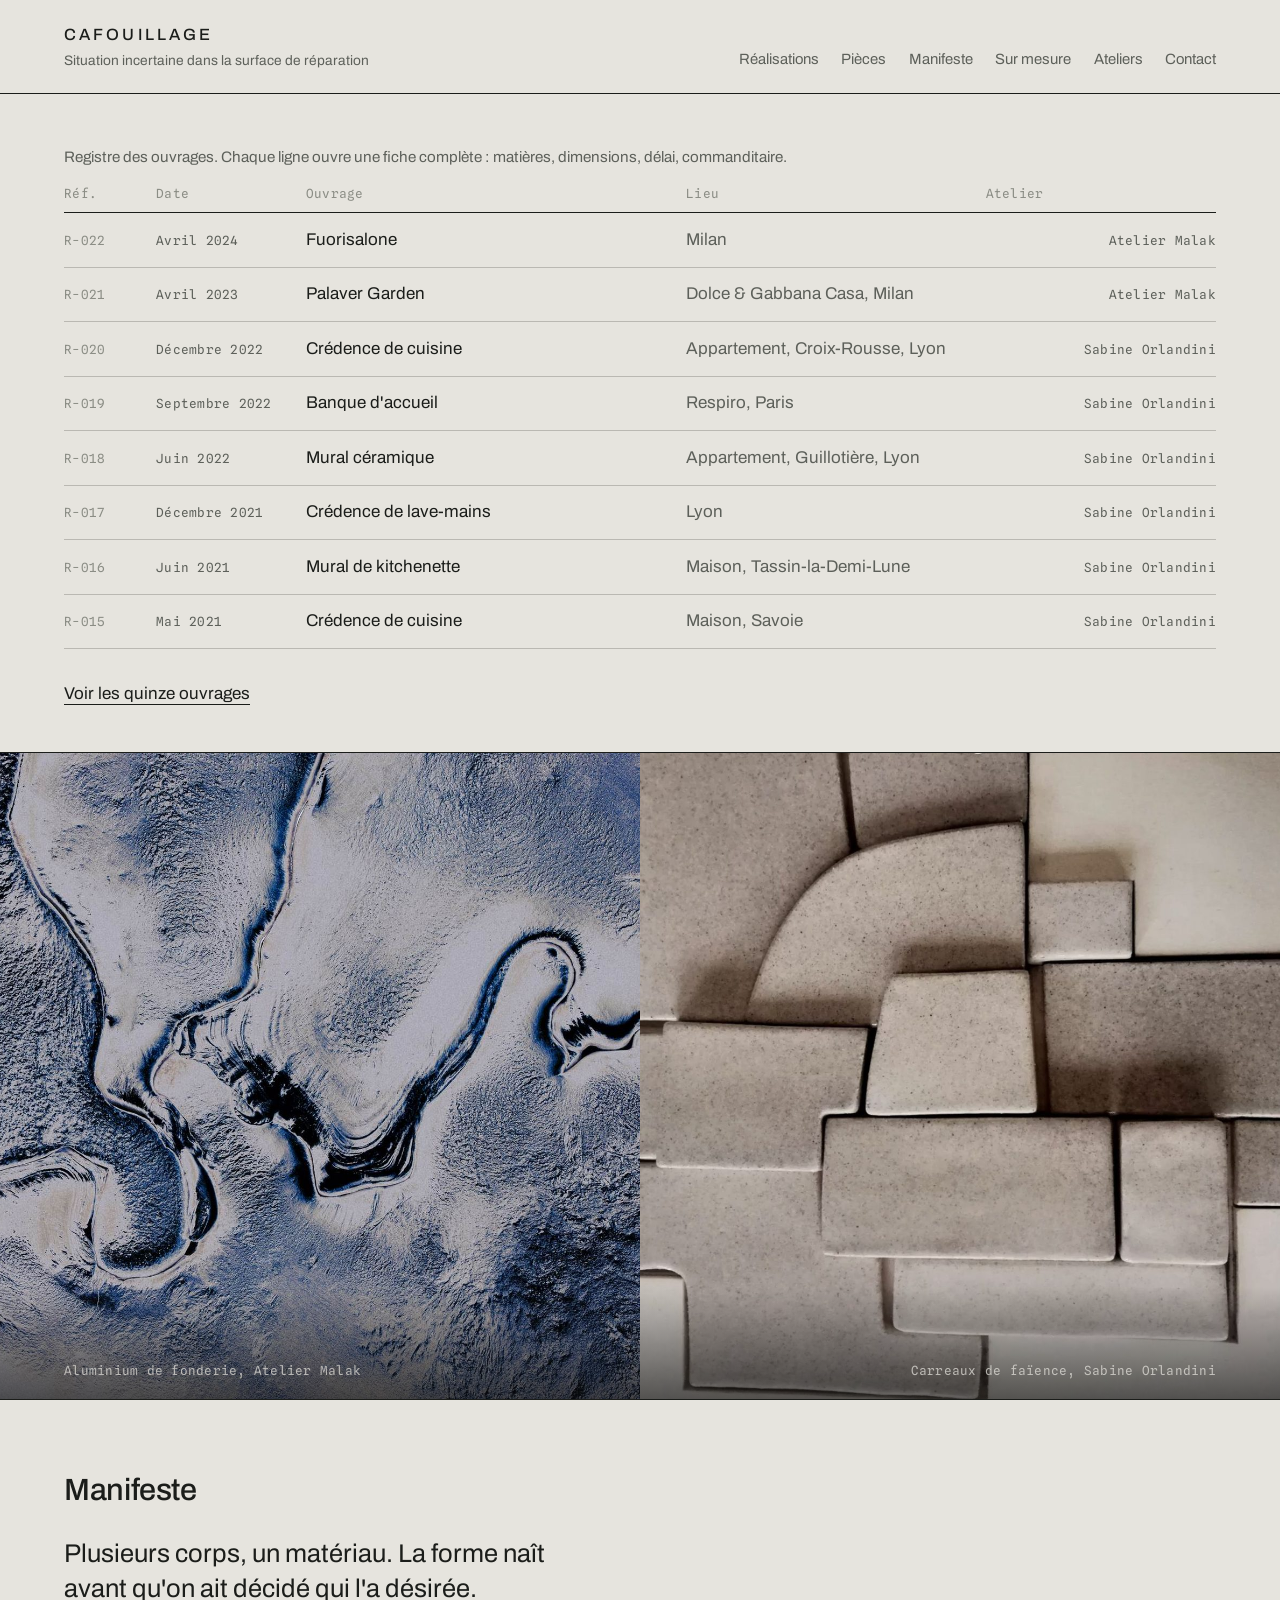
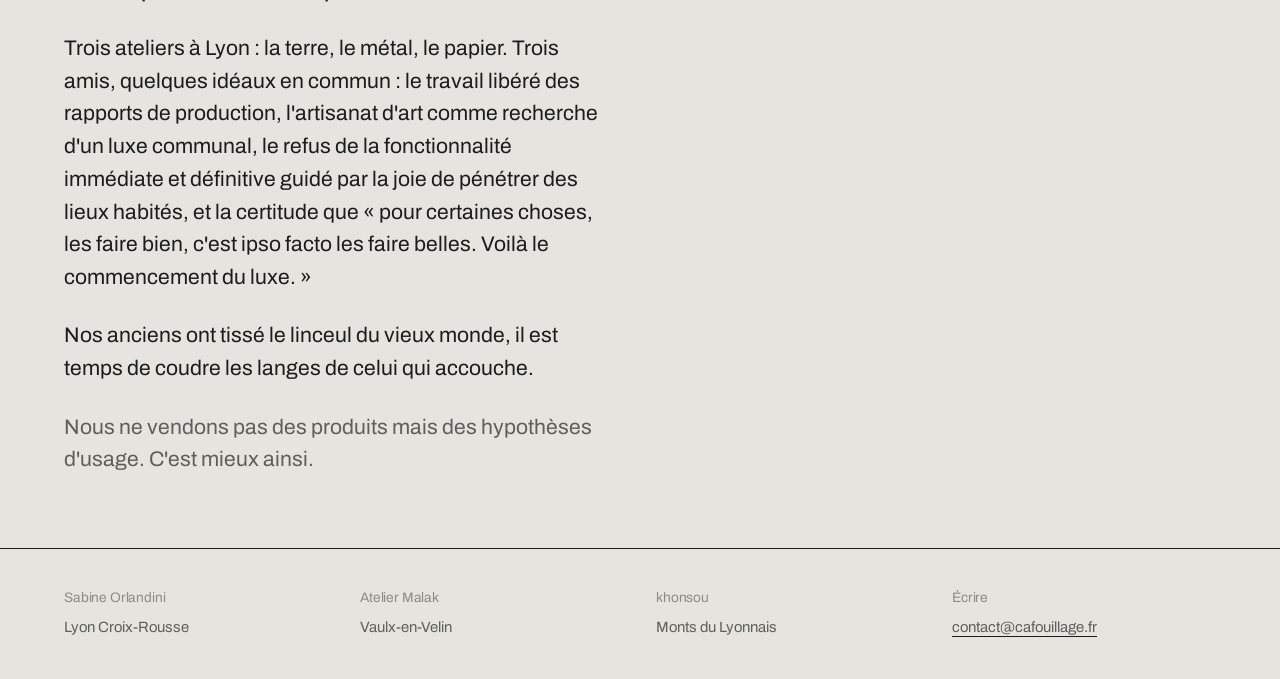
<file: index.html>
<!DOCTYPE html>
<html lang="fr">
<head>
<meta charset="utf-8">
<meta name="viewport" content="width=device-width, initial-scale=1">
<title>Cafouillage — trois ateliers, Lyon</title>
<meta name="description" content="Trois ateliers lyonnais — la terre, le métal, la lumière — pour les agencements sur mesure des architectes d'intérieur, décorateurs et créateurs de lieux.">
<link rel="preconnect" href="https://fonts.googleapis.com">
<link rel="preconnect" href="https://fonts.gstatic.com" crossorigin>
<link href="https://fonts.googleapis.com/css2?family=Archivo:wght@400;500&family=Spline+Sans+Mono:wght@400&display=swap" rel="stylesheet">
<link rel="stylesheet" href="css/site.css">
</head>
<body>

<header class="tete bande">
  <div class="bloc-enseigne">
    <a class="enseigne" href="index.html" data-nom>Cafouillage</a>
    <p class="base-line" data-baseline>Situation incertaine dans la surface de réparation</p>
  </div>
  <nav class="menu" aria-label="Navigation principale">
    <a href="realisations.html">Réalisations</a>
    <a href="pieces.html">Pièces</a>
    <a href="index.html#manifeste">Manifeste</a>
    <a href="sur-mesure.html">Sur mesure</a>
    <a href="ateliers.html">Ateliers</a>
    <a href="contact.html">Contact</a>
  </nav>
</header>

<main>

  <section class="section--serree bande" style="padding-top:3.25rem;">
    <table class="registre">
      <caption>Registre des ouvrages. Chaque ligne ouvre une fiche complète : matières, dimensions, délai, commanditaire.</caption>
      <thead>
        <tr>
          <th class="col-ref donnee">Réf.</th>
          <th class="col-date donnee">Date</th>
          <th class="donnee">Ouvrage</th>
          <th class="col-lieu donnee">Lieu</th>
          <th class="col-atelier donnee">Atelier</th>
        </tr>
      </thead>
      <tbody data-registre="8"></tbody>
    </table>
    <p style="margin-top:2rem;"><a class="lien-souligne" href="realisations.html">Voir les quinze ouvrages</a></p>
  </section>

  <div class="croisement" data-croisement role="img" aria-label="Deux gros plans d'atelier qui se croisent : la terre et le métal"></div>

  <section class="section bande" id="manifeste">
    <h2>Manifeste</h2>
    <div class="manifeste" data-manifeste style="margin-top:1.75rem;"></div>
  </section>

</main>

<footer class="pied bande" data-pied-ateliers>
  <div><h3>Sabine Orlandini</h3><p>Lyon Croix-Rousse</p></div>
  <div><h3>Atelier Malak</h3><p>Vaulx-en-Velin</p></div>
  <div><h3>khonsou</h3><p>Monts du Lyonnais</p></div>
  <div><h3>Écrire</h3><p><a class="lien-souligne" data-courriel href="mailto:contact@cafouillage.fr">contact@cafouillage.fr</a></p></div>
</footer>

<script src="data/contenu.js"></script>
<script src="js/site.js"></script>
</body>
</html>
</file>
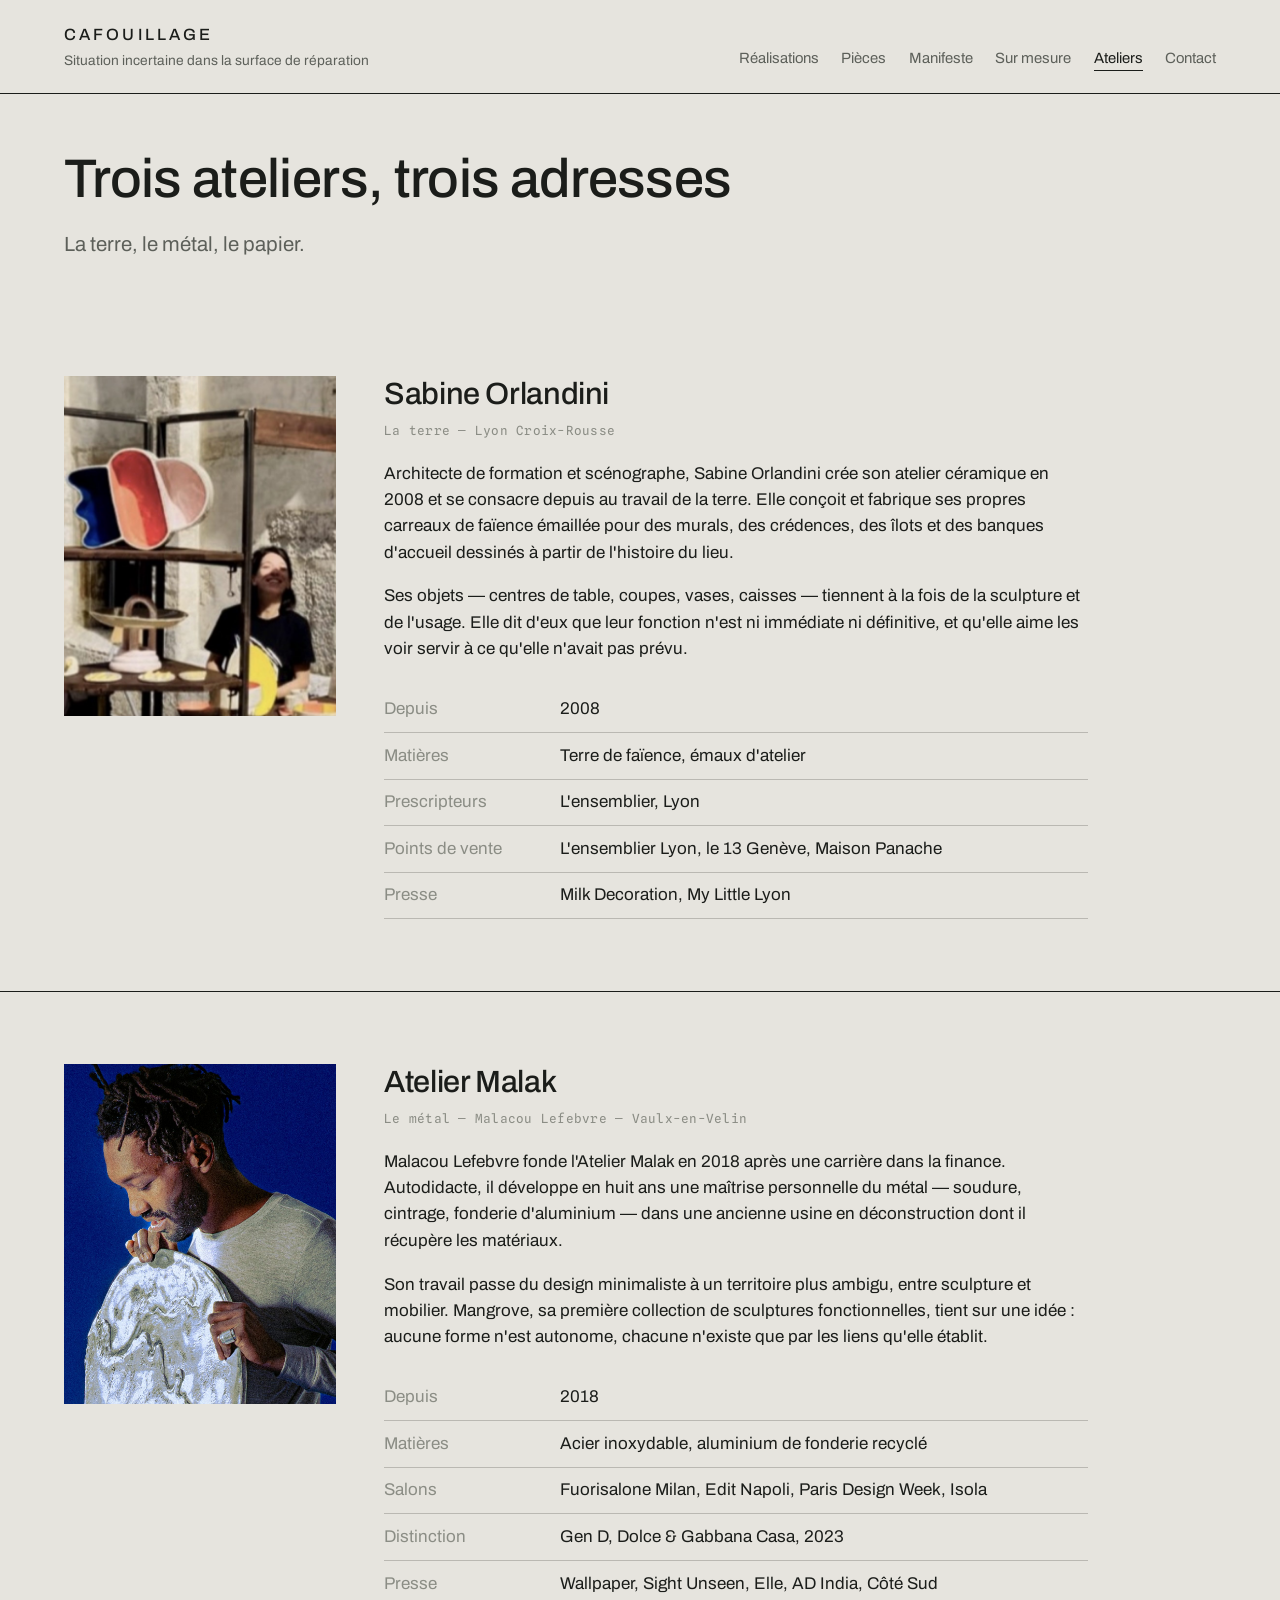
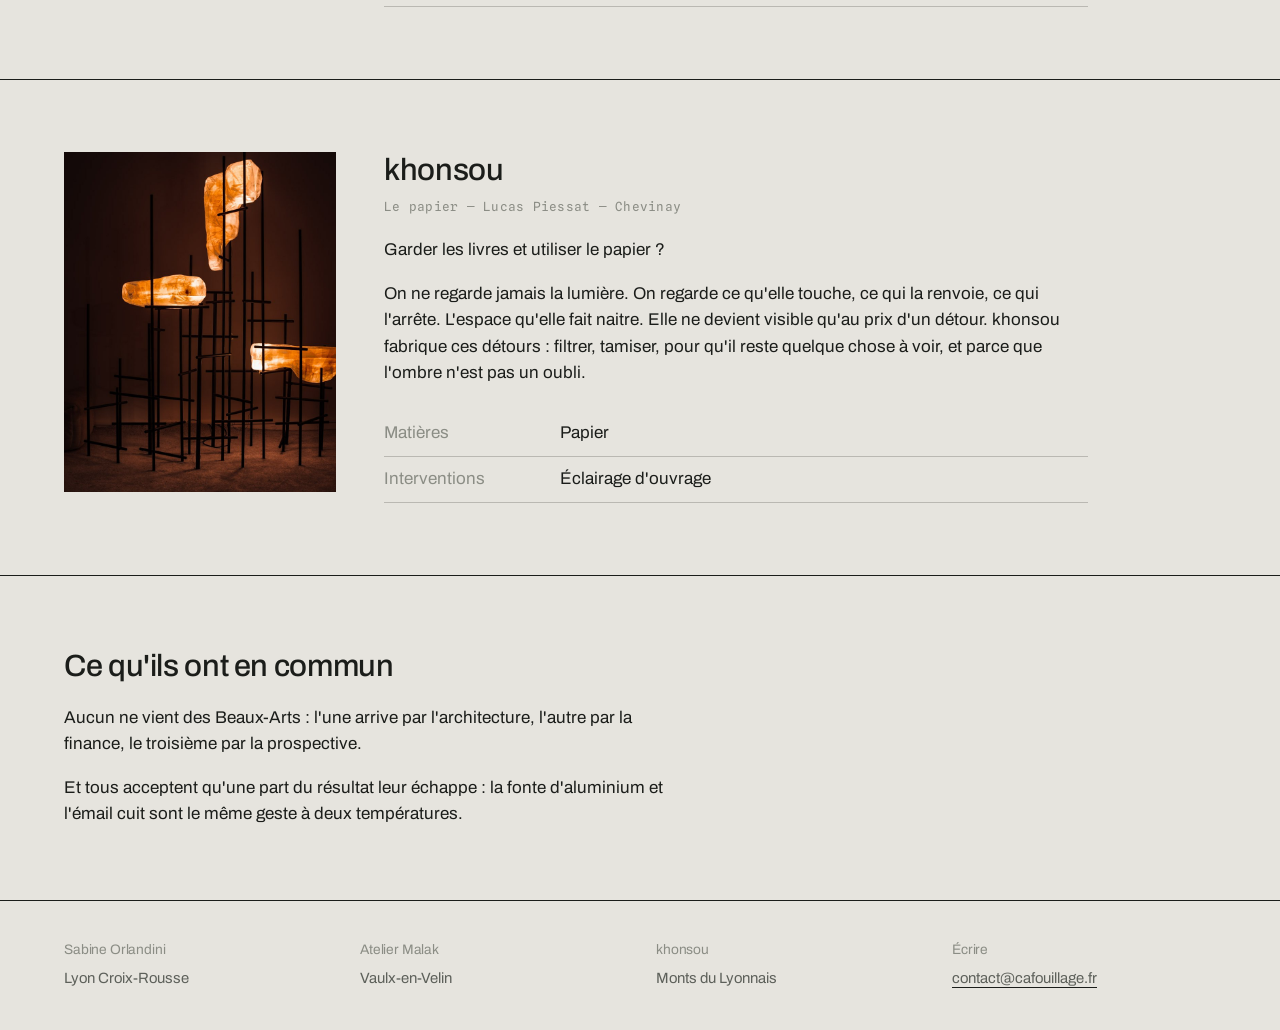
<file: ateliers.html>
<!DOCTYPE html>
<html lang="fr">
<head>
<meta charset="utf-8">
<meta name="viewport" content="width=device-width, initial-scale=1">
<title>Ateliers — Cafouillage</title>
<meta name="description" content="Sabine Orlandini, la terre. Atelier Malak, Malacou Lefebvre, le métal. khonsou, Lucas Piessat, le papier.">
<link rel="preconnect" href="https://fonts.googleapis.com">
<link rel="preconnect" href="https://fonts.gstatic.com" crossorigin>
<link href="https://fonts.googleapis.com/css2?family=Archivo:wght@400;500&family=Spline+Sans+Mono:wght@400&display=swap" rel="stylesheet">
<link rel="stylesheet" href="css/site.css">
</head>
<body>

<header class="tete bande">
  <div class="bloc-enseigne">
    <a class="enseigne" href="index.html" data-nom>Cafouillage</a>
    <p class="base-line" data-baseline>Situation incertaine dans la surface de réparation</p>
  </div>
  <nav class="menu" aria-label="Navigation principale">
    <a href="realisations.html">Réalisations</a>
    <a href="pieces.html">Pièces</a>
    <a href="index.html#manifeste">Manifeste</a>
    <a href="sur-mesure.html">Sur mesure</a>
    <a href="ateliers.html">Ateliers</a>
    <a href="contact.html">Contact</a>
  </nav>
</header>

<main>

  <section class="section--serree bande" style="padding-top:3.5rem;">
    <h1>Trois ateliers, trois adresses</h1>
    <p class="chapo mesure" style="margin-top:1.25rem;">La terre, le métal, le papier.</p>
  </section>

  <div data-ateliers></div>

  <section class="section section--filet bande">
    <h2>Ce qu'ils ont en commun</h2>
    <div class="mesure" style="margin-top:1.25rem;">
      <p>Aucun ne vient des Beaux-Arts : l'une arrive par l'architecture, l'autre par la finance, le troisième par la prospective.</p>
      <p>Et tous acceptent qu'une part du résultat leur échappe : la fonte d'aluminium et l'émail cuit sont le même geste à deux températures.</p>
    </div>
  </section>

</main>

<footer class="pied bande" data-pied-ateliers>
  <div><h3>Sabine Orlandini</h3><p>Lyon Croix-Rousse</p></div>
  <div><h3>Atelier Malak</h3><p>Vaulx-en-Velin</p></div>
  <div><h3>khonsou</h3><p>Monts du Lyonnais</p></div>
  <div><h3>Écrire</h3><p><a class="lien-souligne" data-courriel href="mailto:contact@cafouillage.fr">contact@cafouillage.fr</a></p></div>
</footer>

<script src="data/contenu.js"></script>
<script src="js/site.js"></script>
</body>
</html>
</file>
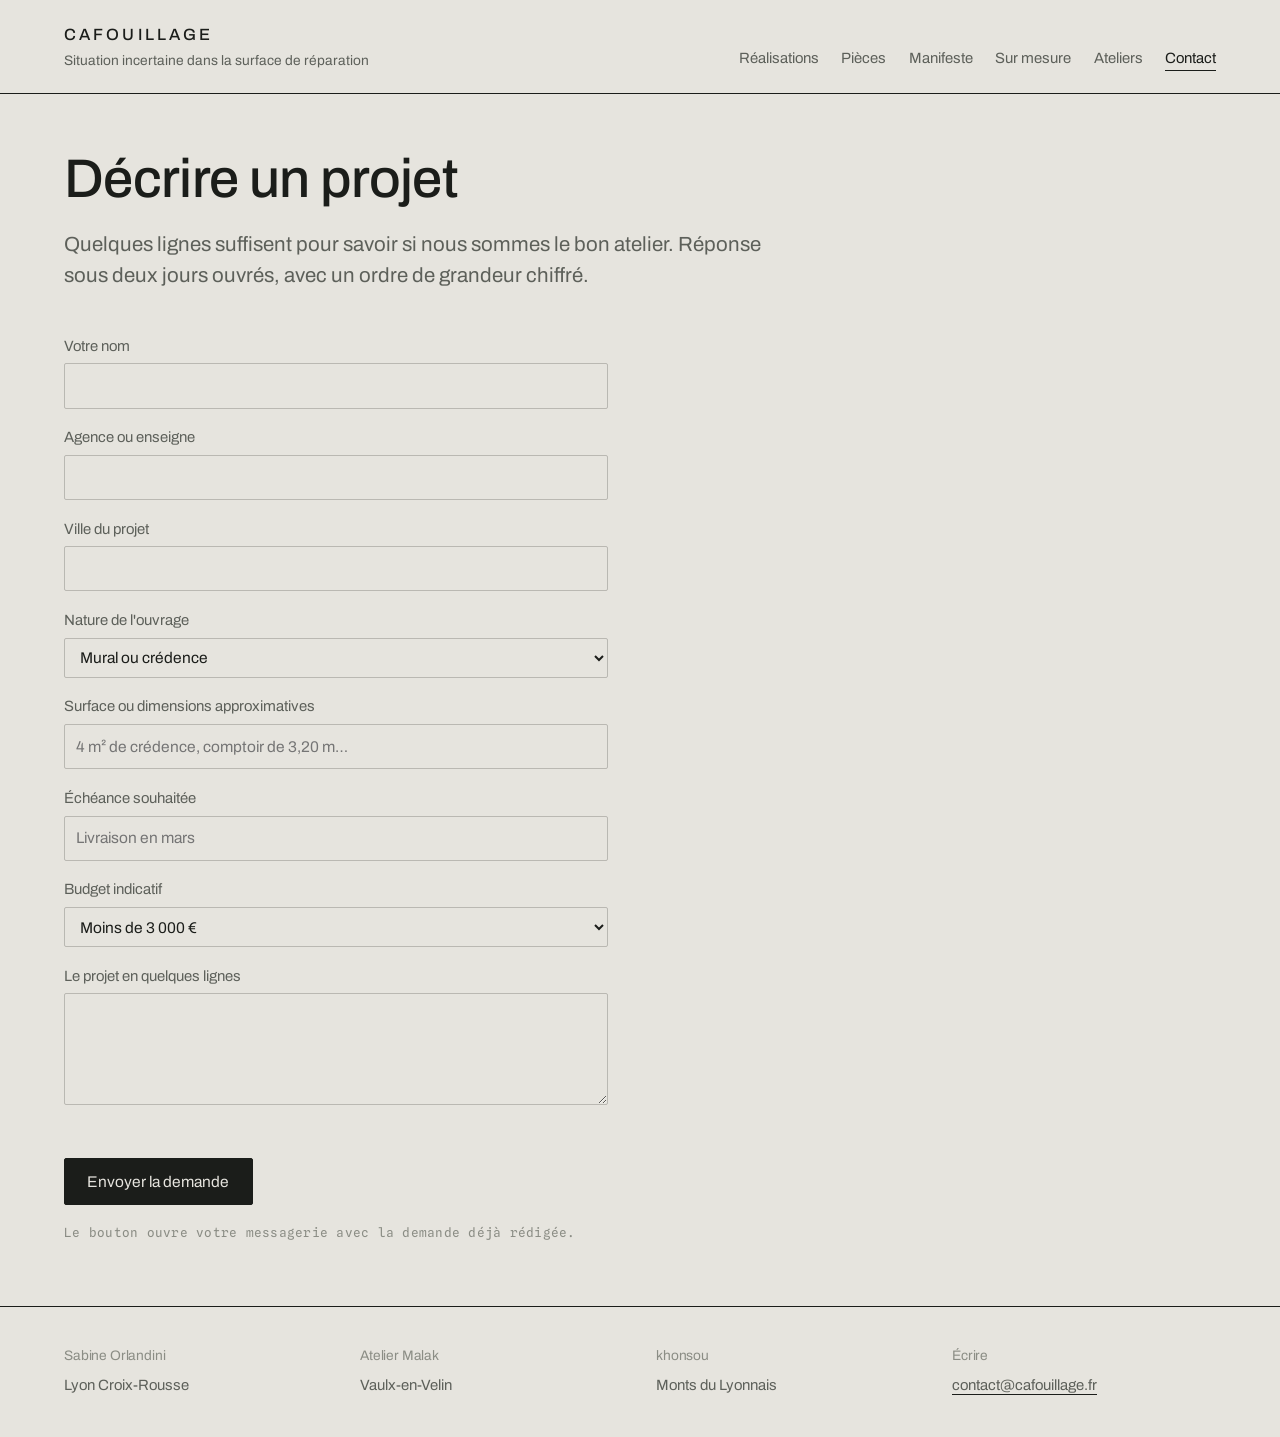
<file: contact.html>
<!DOCTYPE html>
<html lang="fr">
<head>
<meta charset="utf-8">
<meta name="viewport" content="width=device-width, initial-scale=1">
<title>Contact — Cafouillage</title>
<meta name="description" content="Décrire un projet d'agencement ou demander des échantillons.">
<link rel="preconnect" href="https://fonts.googleapis.com">
<link rel="preconnect" href="https://fonts.gstatic.com" crossorigin>
<link href="https://fonts.googleapis.com/css2?family=Archivo:wght@400;500&family=Spline+Sans+Mono:wght@400&display=swap" rel="stylesheet">
<link rel="stylesheet" href="css/site.css">
</head>
<body>

<header class="tete bande">
  <div class="bloc-enseigne">
    <a class="enseigne" href="index.html" data-nom>Cafouillage</a>
    <p class="base-line" data-baseline>Situation incertaine dans la surface de réparation</p>
  </div>
  <nav class="menu" aria-label="Navigation principale">
    <a href="realisations.html">Réalisations</a>
    <a href="pieces.html">Pièces</a>
    <a href="index.html#manifeste">Manifeste</a>
    <a href="sur-mesure.html">Sur mesure</a>
    <a href="ateliers.html">Ateliers</a>
    <a href="contact.html">Contact</a>
  </nav>
</header>

<main>

  <section class="section--serree bande" style="padding-top:3.5rem;">
    <h1>Décrire un projet</h1>
    <p class="chapo mesure" style="margin-top:1.25rem;">Quelques lignes suffisent pour savoir si nous sommes le bon atelier. Réponse sous deux jours ouvrés, avec un ordre de grandeur chiffré.</p>
  </section>

  <section class="bande" style="padding-bottom:4rem;">
    <form class="formulaire" data-brief novalidate>
      <div class="champ">
        <label for="nom">Votre nom</label>
        <input id="nom" name="nom" type="text" autocomplete="name">
      </div>
      <div class="champ">
        <label for="structure">Agence ou enseigne</label>
        <input id="structure" name="structure" type="text" autocomplete="organization">
      </div>
      <div class="champ">
        <label for="ville">Ville du projet</label>
        <input id="ville" name="ville" type="text">
      </div>
      <div class="champ">
        <label for="nature">Nature de l'ouvrage</label>
        <select id="nature" name="nature">
          <option>Mural ou crédence</option>
          <option>Îlot ou plan</option>
          <option>Banque d'accueil ou comptoir</option>
          <option>Mobilier ou structure acier</option>
          <option>Éclairage ou mise en lumière</option>
          <option>Pièce d'atelier</option>
          <option>Autre</option>
        </select>
      </div>
      <div class="champ">
        <label for="surface">Surface ou dimensions approximatives</label>
        <input id="surface" name="surface" type="text" placeholder="4 m² de crédence, comptoir de 3,20 m…">
      </div>
      <div class="champ">
        <label for="echeance">Échéance souhaitée</label>
        <input id="echeance" name="echeance" type="text" placeholder="Livraison en mars">
      </div>
      <div class="champ">
        <label for="budget">Budget indicatif</label>
        <select id="budget" name="budget">
          <option>Moins de 3 000 €</option>
          <option>3 000 à 8 000 €</option>
          <option>8 000 à 20 000 €</option>
          <option>Plus de 20 000 €</option>
          <option>À définir</option>
        </select>
      </div>
      <div class="champ">
        <label for="projet">Le projet en quelques lignes</label>
        <textarea id="projet" name="projet"></textarea>
      </div>
      <p class="erreur" data-erreur role="alert"></p>
      <button class="bouton" type="submit">Envoyer la demande</button>
      <p class="donnee tres-discret">Le bouton ouvre votre messagerie avec la demande déjà rédigée.</p>
    </form>
  </section>


</main>

<footer class="pied bande" data-pied-ateliers>
  <div><h3>Sabine Orlandini</h3><p>Lyon Croix-Rousse</p></div>
  <div><h3>Atelier Malak</h3><p>Vaulx-en-Velin</p></div>
  <div><h3>khonsou</h3><p>Monts du Lyonnais</p></div>
  <div><h3>Écrire</h3><p><a class="lien-souligne" data-courriel href="mailto:contact@cafouillage.fr">contact@cafouillage.fr</a></p></div>
</footer>

<script src="data/contenu.js"></script>
<script src="js/site.js"></script>
</body>
</html>
</file>
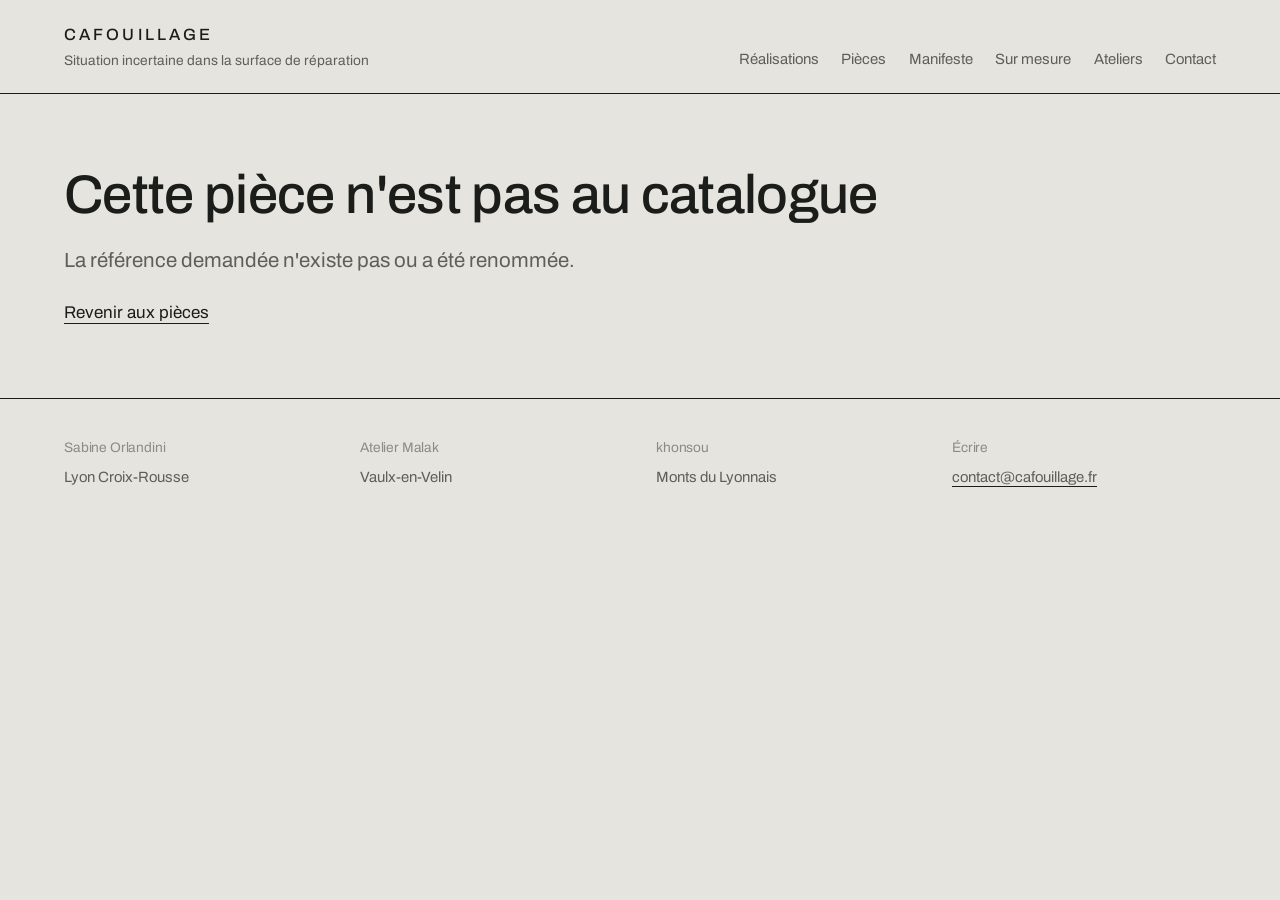
<file: piece.html>
<!DOCTYPE html>
<html lang="fr">
<head>
<meta charset="utf-8">
<meta name="viewport" content="width=device-width, initial-scale=1">
<title>Pièce — Cafouillage</title>
<meta name="description" content="Fiche d'une pièce : atelier, année, matières, tirage et vues.">
<link rel="preconnect" href="https://fonts.googleapis.com">
<link rel="preconnect" href="https://fonts.gstatic.com" crossorigin>
<link href="https://fonts.googleapis.com/css2?family=Archivo:wght@400;500&family=Spline+Sans+Mono:wght@400&display=swap" rel="stylesheet">
<link rel="stylesheet" href="css/site.css">
</head>
<body>

<header class="tete bande">
  <div class="bloc-enseigne">
    <a class="enseigne" href="index.html" data-nom>Cafouillage</a>
    <p class="base-line" data-baseline>Situation incertaine dans la surface de réparation</p>
  </div>
  <nav class="menu" aria-label="Navigation principale">
    <a href="realisations.html">Réalisations</a>
    <a href="pieces.html">Pièces</a>
    <a href="index.html#manifeste">Manifeste</a>
    <a href="sur-mesure.html">Sur mesure</a>
    <a href="ateliers.html">Ateliers</a>
    <a href="contact.html">Contact</a>
  </nav>
</header>

<main data-piece></main>

<footer class="pied bande" data-pied-ateliers>
  <div><h3>Sabine Orlandini</h3><p>Lyon Croix-Rousse</p></div>
  <div><h3>Atelier Malak</h3><p>Vaulx-en-Velin</p></div>
  <div><h3>khonsou</h3><p>Monts du Lyonnais</p></div>
  <div><h3>Écrire</h3><p><a class="lien-souligne" data-courriel href="mailto:contact@cafouillage.fr">contact@cafouillage.fr</a></p></div>
</footer>

<script src="data/contenu.js"></script>
<script src="js/site.js"></script>
</body>
</html>
</file>
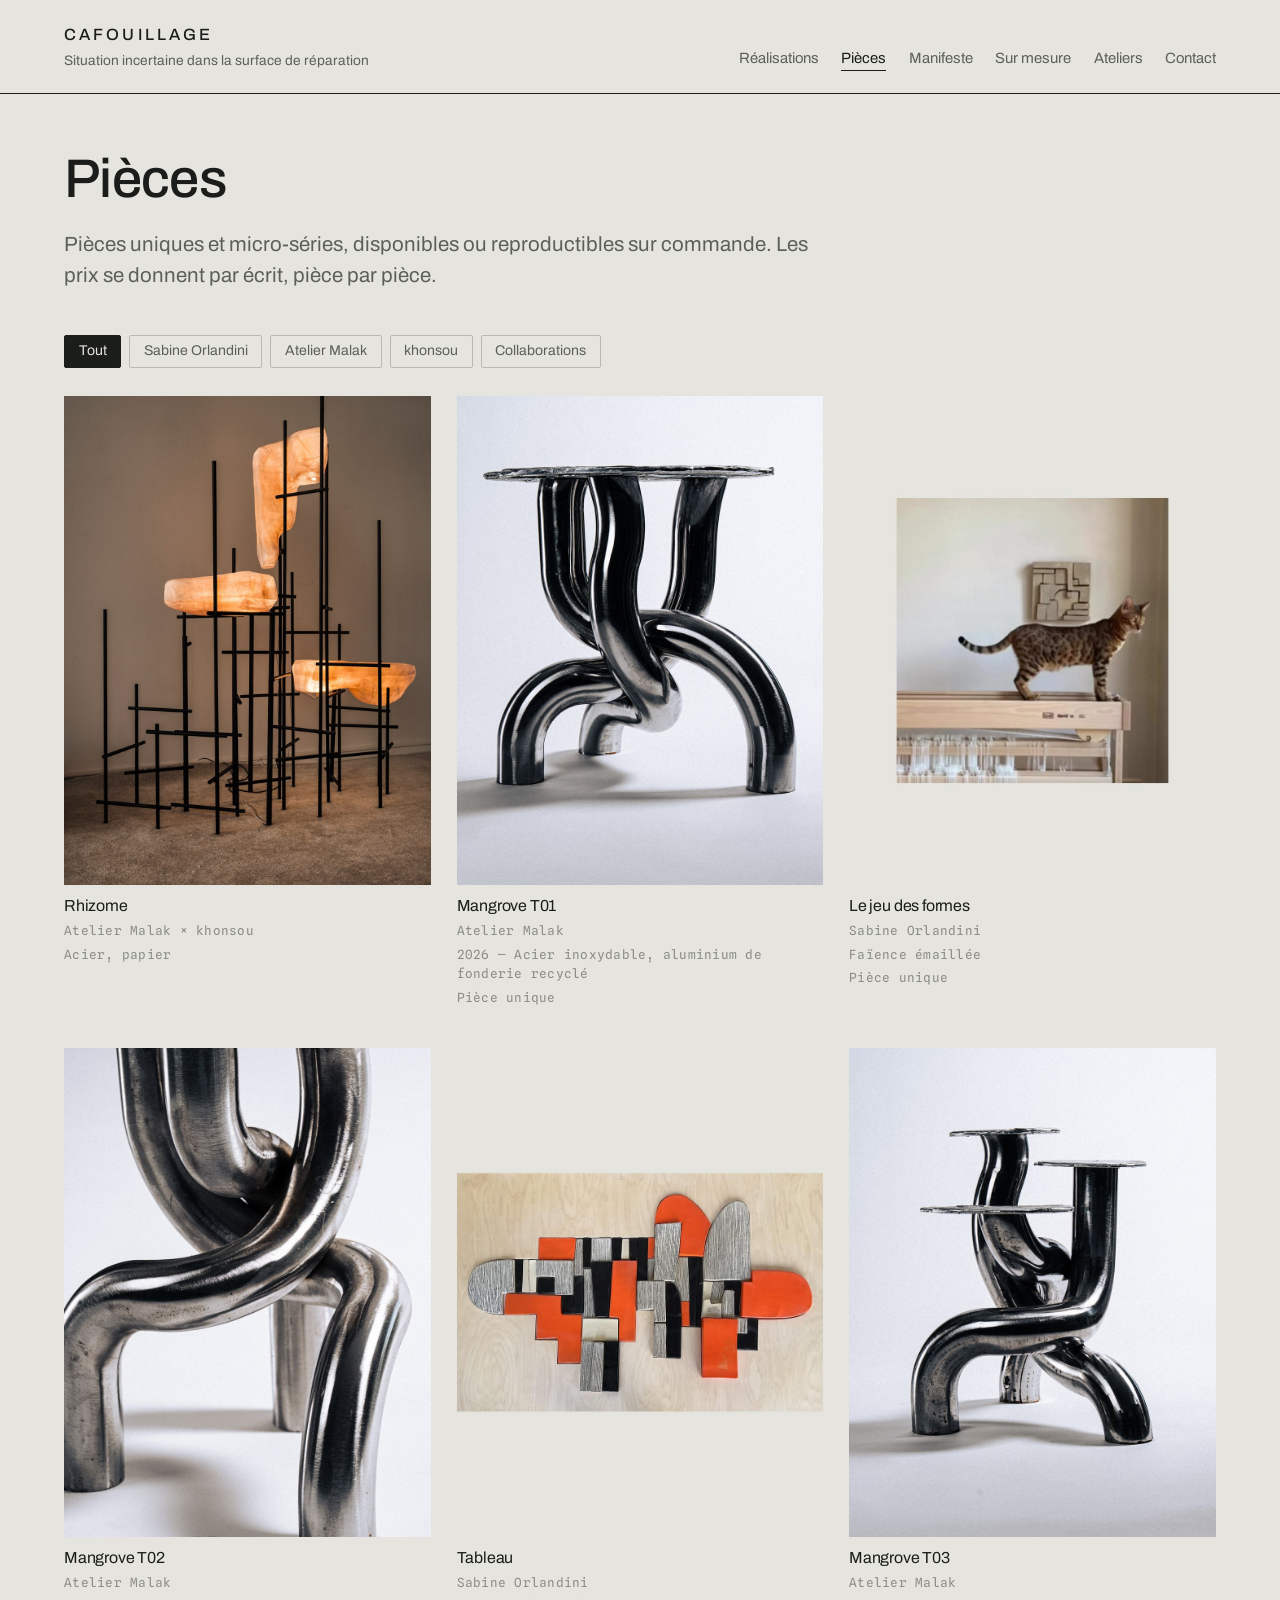
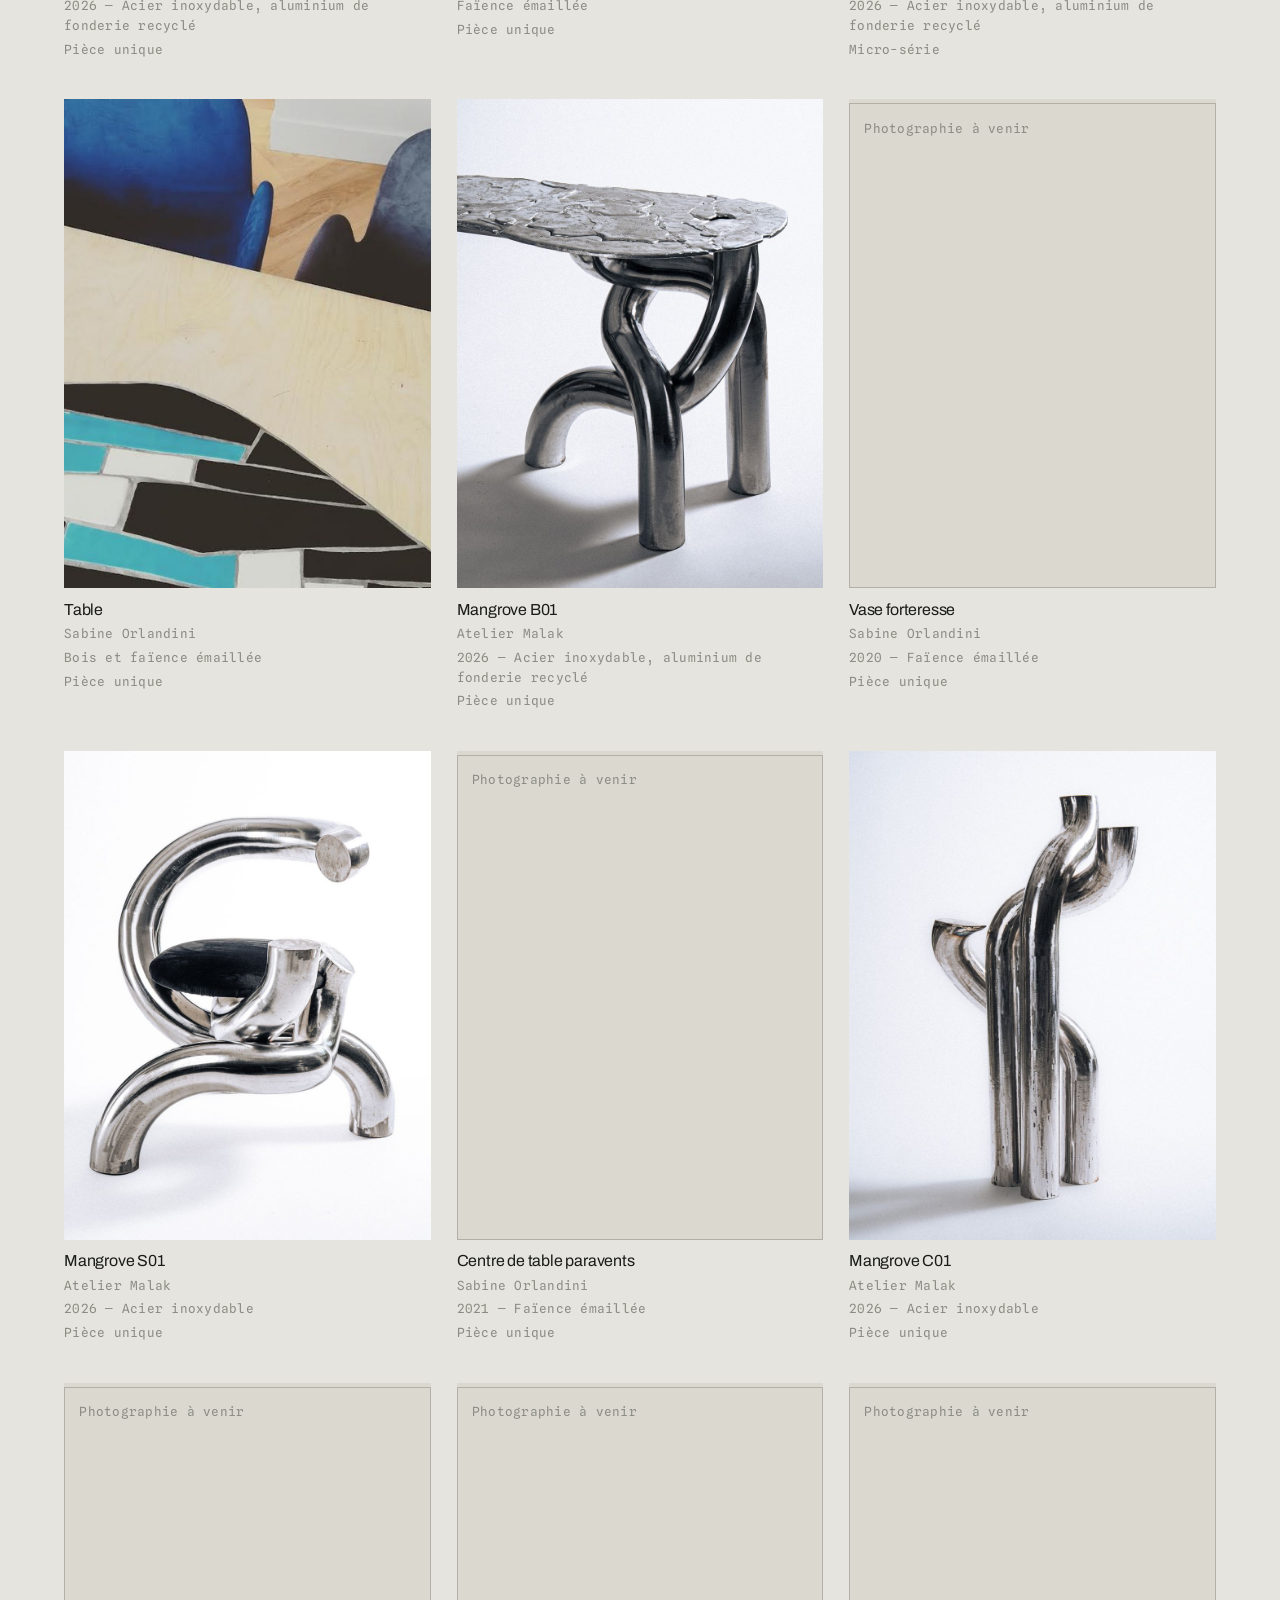
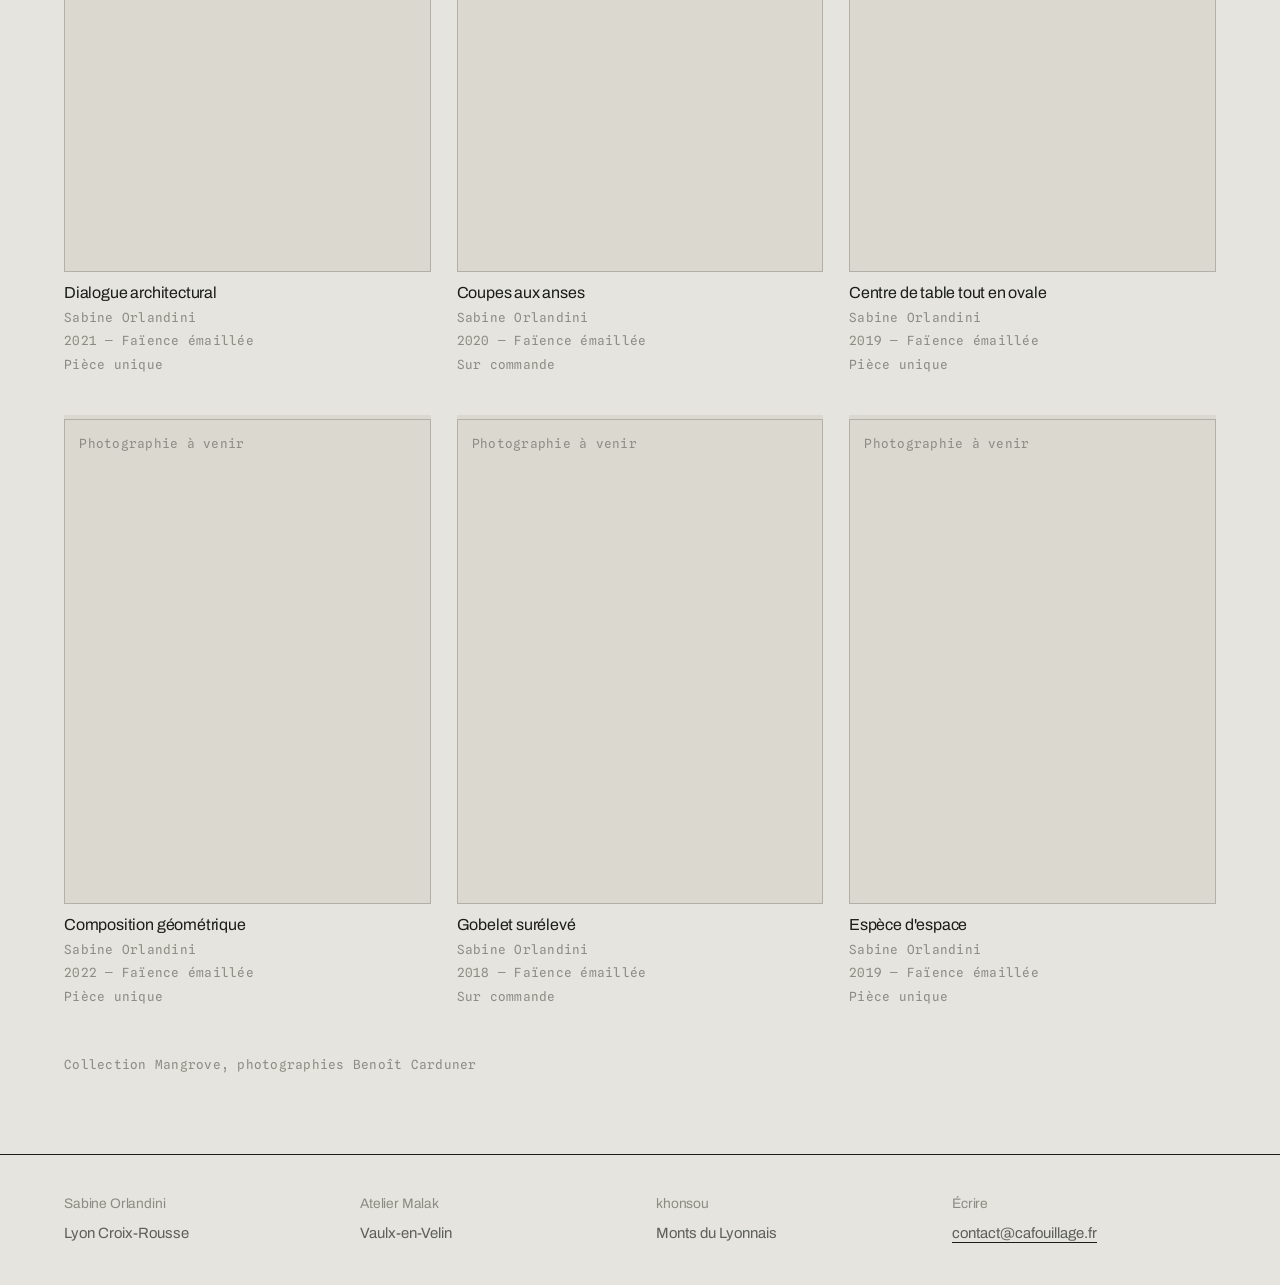
<file: pieces.html>
<!DOCTYPE html>
<html lang="fr">
<head>
<meta charset="utf-8">
<meta name="viewport" content="width=device-width, initial-scale=1">
<title>Pièces — Cafouillage</title>
<meta name="description" content="Inventaire des pièces uniques et micro-séries de Sabine Orlandini, de l'Atelier Malak et de khonsou.">
<link rel="preconnect" href="https://fonts.googleapis.com">
<link rel="preconnect" href="https://fonts.gstatic.com" crossorigin>
<link href="https://fonts.googleapis.com/css2?family=Archivo:wght@400;500&family=Spline+Sans+Mono:wght@400&display=swap" rel="stylesheet">
<link rel="stylesheet" href="css/site.css">
</head>
<body>

<header class="tete bande">
  <div class="bloc-enseigne">
    <a class="enseigne" href="index.html" data-nom>Cafouillage</a>
    <p class="base-line" data-baseline>Situation incertaine dans la surface de réparation</p>
  </div>
  <nav class="menu" aria-label="Navigation principale">
    <a href="realisations.html">Réalisations</a>
    <a href="pieces.html">Pièces</a>
    <a href="index.html#manifeste">Manifeste</a>
    <a href="sur-mesure.html">Sur mesure</a>
    <a href="ateliers.html">Ateliers</a>
    <a href="contact.html">Contact</a>
  </nav>
</header>

<main>
  <section class="section--serree bande" style="padding-top:3.5rem;">
    <h1>Pièces</h1>
    <p class="chapo mesure" style="margin-top:1.25rem;">Pièces uniques et micro-séries, disponibles ou reproductibles sur commande. Les prix se donnent par écrit, pièce par pièce.</p>
  </section>

  <section class="bande" style="padding-bottom:5rem;">
    <div class="filtres" data-filtres-pieces role="group" aria-label="Filtrer les pièces"></div>
    <div data-pieces></div>
    <p class="donnee tres-discret" data-credits-pieces style="margin-top:3rem;"></p>
  </section>
</main>

<footer class="pied bande" data-pied-ateliers>
  <div><h3>Sabine Orlandini</h3><p>Lyon Croix-Rousse</p></div>
  <div><h3>Atelier Malak</h3><p>Vaulx-en-Velin</p></div>
  <div><h3>khonsou</h3><p>Monts du Lyonnais</p></div>
  <div><h3>Écrire</h3><p><a class="lien-souligne" data-courriel href="mailto:contact@cafouillage.fr">contact@cafouillage.fr</a></p></div>
</footer>

<script src="data/contenu.js"></script>
<script src="js/site.js"></script>
</body>
</html>
</file>
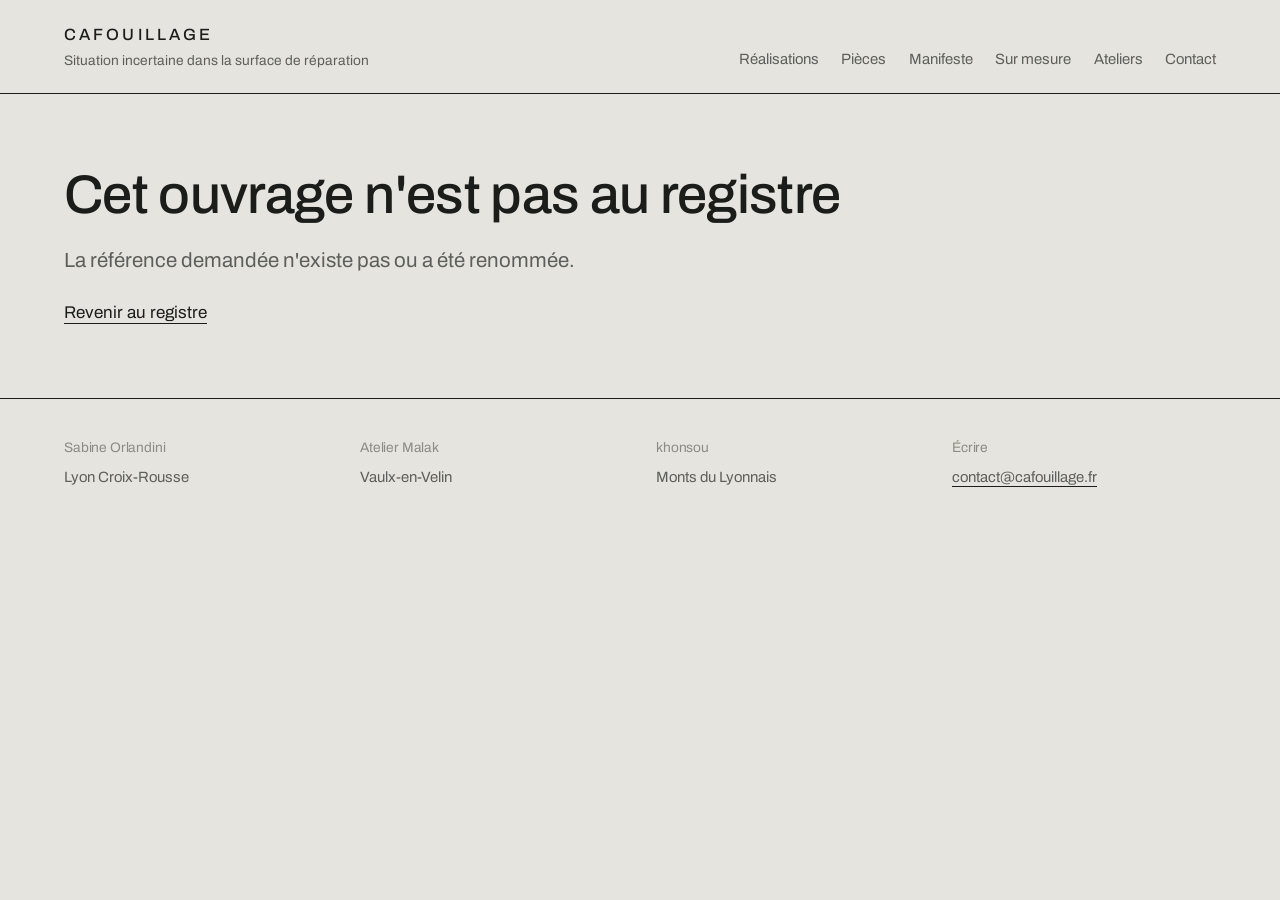
<file: projet.html>
<!DOCTYPE html>
<html lang="fr">
<head>
<meta charset="utf-8">
<meta name="viewport" content="width=device-width, initial-scale=1">
<title>Ouvrage — Cafouillage</title>
<meta name="description" content="Fiche d'un ouvrage : matières, dimensions, commanditaire, délai de fabrication.">
<link rel="preconnect" href="https://fonts.googleapis.com">
<link rel="preconnect" href="https://fonts.gstatic.com" crossorigin>
<link href="https://fonts.googleapis.com/css2?family=Archivo:wght@400;500&family=Spline+Sans+Mono:wght@400&display=swap" rel="stylesheet">
<link rel="stylesheet" href="css/site.css">
</head>
<body>

<header class="tete bande">
  <div class="bloc-enseigne">
    <a class="enseigne" href="index.html" data-nom>Cafouillage</a>
    <p class="base-line" data-baseline>Situation incertaine dans la surface de réparation</p>
  </div>
  <nav class="menu" aria-label="Navigation principale">
    <a href="realisations.html">Réalisations</a>
    <a href="pieces.html">Pièces</a>
    <a href="index.html#manifeste">Manifeste</a>
    <a href="sur-mesure.html">Sur mesure</a>
    <a href="ateliers.html">Ateliers</a>
    <a href="contact.html">Contact</a>
  </nav>
</header>

<main data-projet></main>

<footer class="pied bande" data-pied-ateliers>
  <div><h3>Sabine Orlandini</h3><p>Lyon Croix-Rousse</p></div>
  <div><h3>Atelier Malak</h3><p>Vaulx-en-Velin</p></div>
  <div><h3>khonsou</h3><p>Monts du Lyonnais</p></div>
  <div><h3>Écrire</h3><p><a class="lien-souligne" data-courriel href="mailto:contact@cafouillage.fr">contact@cafouillage.fr</a></p></div>
</footer>

<script src="data/contenu.js"></script>
<script src="js/site.js"></script>
</body>
</html>
</file>
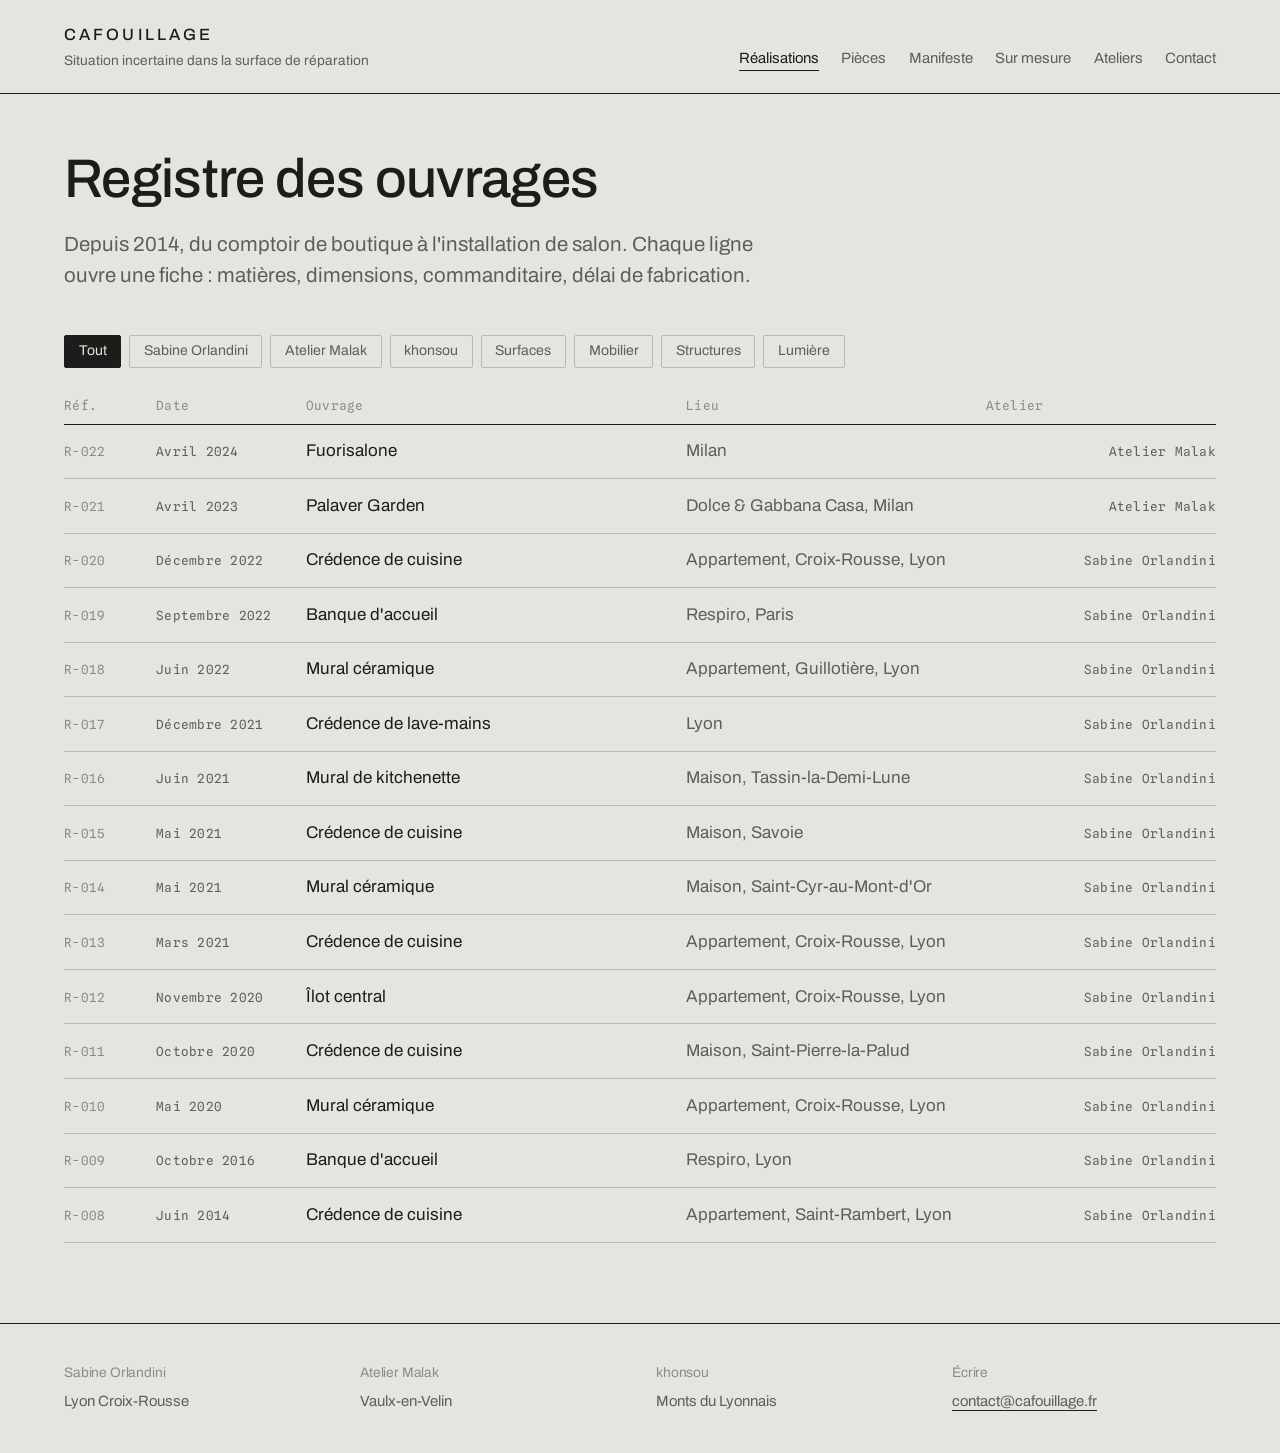
<file: realisations.html>
<!DOCTYPE html>
<html lang="fr">
<head>
<meta charset="utf-8">
<meta name="viewport" content="width=device-width, initial-scale=1">
<title>Réalisations — Cafouillage</title>
<meta name="description" content="Registre des ouvrages livrés par Sabine Orlandini, l'Atelier Malak et khonsou : murals céramiques, banques d'accueil, îlots, structures">
<link rel="preconnect" href="https://fonts.googleapis.com">
<link rel="preconnect" href="https://fonts.gstatic.com" crossorigin>
<link href="https://fonts.googleapis.com/css2?family=Archivo:wght@400;500&family=Spline+Sans+Mono:wght@400&display=swap" rel="stylesheet">
<link rel="stylesheet" href="css/site.css">
</head>
<body>

<header class="tete bande">
  <div class="bloc-enseigne">
    <a class="enseigne" href="index.html" data-nom>Cafouillage</a>
    <p class="base-line" data-baseline>Situation incertaine dans la surface de réparation</p>
  </div>
  <nav class="menu" aria-label="Navigation principale">
    <a href="realisations.html">Réalisations</a>
    <a href="pieces.html">Pièces</a>
    <a href="index.html#manifeste">Manifeste</a>
    <a href="sur-mesure.html">Sur mesure</a>
    <a href="ateliers.html">Ateliers</a>
    <a href="contact.html">Contact</a>
  </nav>
</header>

<main>
  <section class="section--serree bande" style="padding-top:3.5rem;">
    <h1>Registre des ouvrages</h1>
    <p class="chapo mesure" style="margin-top:1.25rem;">Depuis 2014, du comptoir de boutique à l'installation de salon. Chaque ligne ouvre une fiche : matières, dimensions, commanditaire, délai de fabrication.</p>
  </section>

  <section class="bande" style="padding-bottom:5rem;">
    <div class="filtres" data-filtres role="group" aria-label="Filtrer le registre">
      <button type="button" data-filtre="tout" aria-pressed="true">Tout</button>
      <button type="button" data-filtre="cumulus" aria-pressed="false">Sabine Orlandini</button>
      <button type="button" data-filtre="malak" aria-pressed="false">Atelier Malak</button>
      <button type="button" data-filtre="khonsou" aria-pressed="false">khonsou</button>
      <button type="button" data-filtre="surface" aria-pressed="false">Surfaces</button>
      <button type="button" data-filtre="mobilier" aria-pressed="false">Mobilier</button>
      <button type="button" data-filtre="structure" aria-pressed="false">Structures</button>
      <button type="button" data-filtre="lumiere" aria-pressed="false">Lumière</button>
    </div>

    <table class="registre">
      <thead>
        <tr>
          <th class="col-ref donnee">Réf.</th>
          <th class="col-date donnee">Date</th>
          <th class="donnee">Ouvrage</th>
          <th class="col-lieu donnee">Lieu</th>
          <th class="col-atelier donnee">Atelier</th>
        </tr>
      </thead>
      <tbody data-registre></tbody>
    </table>
  </section>
</main>

<footer class="pied bande" data-pied-ateliers>
  <div><h3>Sabine Orlandini</h3><p>Lyon Croix-Rousse</p></div>
  <div><h3>Atelier Malak</h3><p>Vaulx-en-Velin</p></div>
  <div><h3>khonsou</h3><p>Monts du Lyonnais</p></div>
  <div><h3>Écrire</h3><p><a class="lien-souligne" data-courriel href="mailto:contact@cafouillage.fr">contact@cafouillage.fr</a></p></div>
</footer>

<script src="data/contenu.js"></script>
<script src="js/site.js"></script>
</body>
</html>
</file>
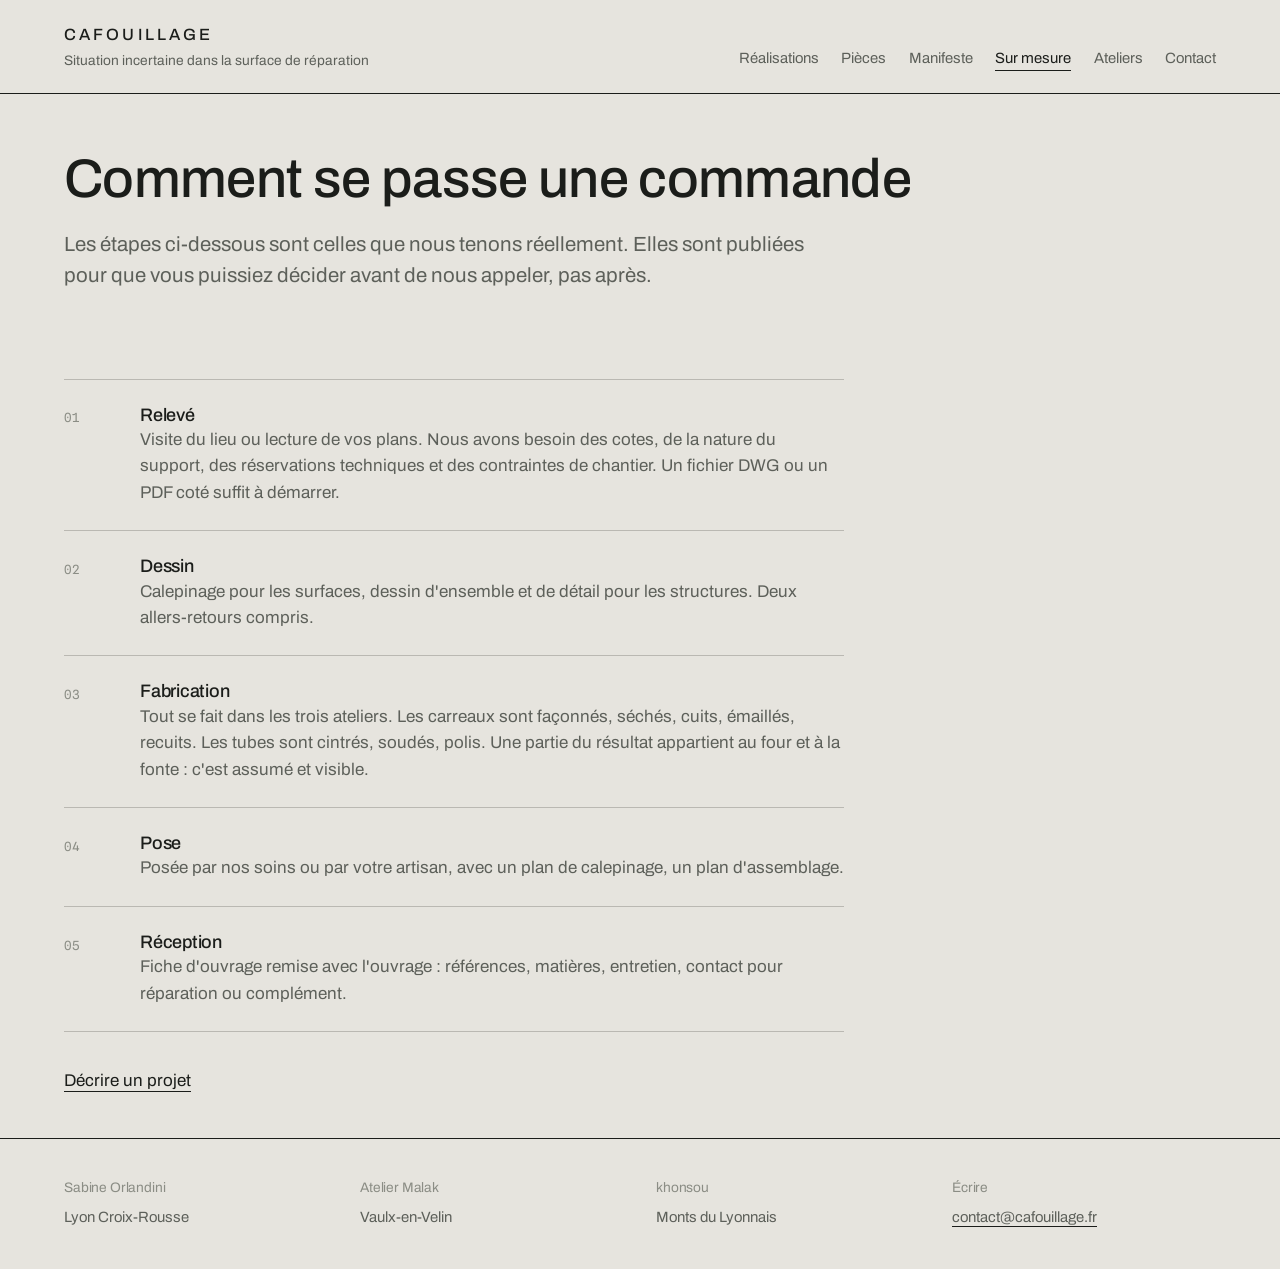
<file: sur-mesure.html>
<!DOCTYPE html>
<html lang="fr">
<head>
<meta charset="utf-8">
<meta name="viewport" content="width=device-width, initial-scale=1">
<title>Sur mesure — Cafouillage</title>
<meta name="description" content="Comment se déroule une commande : relevé, dessin, échantillons, fabrication, pose, réception. Délais réels et fourchettes de prix.">
<link rel="preconnect" href="https://fonts.googleapis.com">
<link rel="preconnect" href="https://fonts.gstatic.com" crossorigin>
<link href="https://fonts.googleapis.com/css2?family=Archivo:wght@400;500&family=Spline+Sans+Mono:wght@400&display=swap" rel="stylesheet">
<link rel="stylesheet" href="css/site.css">
</head>
<body>

<header class="tete bande">
  <div class="bloc-enseigne">
    <a class="enseigne" href="index.html" data-nom>Cafouillage</a>
    <p class="base-line" data-baseline>Situation incertaine dans la surface de réparation</p>
  </div>
  <nav class="menu" aria-label="Navigation principale">
    <a href="realisations.html">Réalisations</a>
    <a href="pieces.html">Pièces</a>
    <a href="index.html#manifeste">Manifeste</a>
    <a href="sur-mesure.html">Sur mesure</a>
    <a href="ateliers.html">Ateliers</a>
    <a href="contact.html">Contact</a>
  </nav>
</header>

<main>

  <section class="section--serree bande" style="padding-top:3.5rem;">
    <h1>Comment se passe une commande</h1>
    <p class="chapo mesure" style="margin-top:1.25rem;">Les étapes ci-dessous sont celles que nous tenons réellement. Elles sont publiées pour que vous puissiez décider avant de nous appeler, pas après.</p>
  </section>

  <section class="section--serree bande">
    <ol class="etapes mesure-large">
      <li><div>
        <h3>Relevé</h3>
        <p class="discret">Visite du lieu ou lecture de vos plans. Nous avons besoin des cotes, de la nature du support, des réservations techniques et des contraintes de chantier. Un fichier DWG ou un PDF coté suffit à démarrer.</p>
      </div></li>
      <li><div>
        <h3>Dessin</h3>
        <p class="discret">Calepinage pour les surfaces, dessin d'ensemble et de détail pour les structures. Deux allers-retours compris.</p>
      </div></li>
      <li><div>
        <h3>Fabrication</h3>
        <p class="discret">Tout se fait dans les trois ateliers. Les carreaux sont façonnés, séchés, cuits, émaillés, recuits. Les tubes sont cintrés, soudés, polis. Une partie du résultat appartient au four et à la fonte : c'est assumé et visible.</p>
      </div></li>
      <li><div>
        <h3>Pose</h3>
        <p class="discret">Posée par nos soins ou par votre artisan, avec un plan de calepinage, un plan d'assemblage.</p>
      </div></li>
      <li><div>
        <h3>Réception</h3>
        <p class="discret">Fiche d'ouvrage remise avec l'ouvrage : références, matières, entretien, contact pour réparation ou complément. </p>
      </div></li>
    </ol>
    <p style="margin-top:2.25rem;"><a class="lien-souligne" href="contact.html">Décrire un projet</a></p>
  </section>

</main>

<footer class="pied bande" data-pied-ateliers>
  <div><h3>Sabine Orlandini</h3><p>Lyon Croix-Rousse</p></div>
  <div><h3>Atelier Malak</h3><p>Vaulx-en-Velin</p></div>
  <div><h3>khonsou</h3><p>Monts du Lyonnais</p></div>
  <div><h3>Écrire</h3><p><a class="lien-souligne" data-courriel href="mailto:contact@cafouillage.fr">contact@cafouillage.fr</a></p></div>
</footer>

<script src="data/contenu.js"></script>
<script src="js/site.js"></script>
</body>
</html>
</file>
<file: css/site.css>
/* Cafouillage — feuille de style unique */

:root {
  --platre: #E6E4DE;
  --platre-creux: #DBD8D0;
  --encre: #1B1D1A;
  --encre-douce: #5D605A;
  --encre-legere: #8B8D85;
  --outremer: #1B2F7A;
  --trait: rgba(27, 29, 26, 0.22);
  --trait-fort: #1B1D1A;
  --nuit: #16181A;
  --nuit-claire: #9BA2A8;
  --marge: clamp(1.25rem, 5vw, 4.5rem);
}

* { box-sizing: border-box; }

html { -webkit-text-size-adjust: 100%; }

body {
  margin: 0;
  background: var(--platre);
  color: var(--encre);
  font-family: "Archivo", "Helvetica Neue", Arial, sans-serif;
  font-size: 17px;
  line-height: 1.55;
  font-weight: 400;
  font-synthesis: none;
}

a { color: inherit; }

a:focus-visible,
button:focus-visible,
input:focus-visible,
select:focus-visible,
textarea:focus-visible {
  outline: 2px solid var(--outremer);
  outline-offset: 3px;
}

img { max-width: 100%; display: block; }

/* ---------- ossature ---------- */

.bande { padding-left: var(--marge); padding-right: var(--marge); }

.section { padding-top: 4.5rem; padding-bottom: 4.5rem; }
.section--serree { padding-top: 2.75rem; padding-bottom: 2.75rem; }
.section--filet { border-top: 1px solid var(--trait-fort); }

.mesure { max-width: 62ch; }
.mesure-large { max-width: 78ch; }

/* ---------- typographie ---------- */

h1, h2, h3 { font-weight: 500; margin: 0; letter-spacing: -0.012em; }

h1 { font-size: clamp(2rem, 4.6vw, 3.4rem); line-height: 1.08; }
h2 { font-size: clamp(1.4rem, 2.4vw, 1.95rem); line-height: 1.18; }
h3 { font-size: 1.13rem; line-height: 1.3; }

p { margin: 0 0 1.1rem; }
p:last-child { margin-bottom: 0; }

.chapo { font-size: clamp(1.05rem, 1.6vw, 1.28rem); line-height: 1.5; color: var(--encre-douce); }
.discret { color: var(--encre-douce); }
.tres-discret { color: var(--encre-legere); }

.donnee {
  font-family: "Spline Sans Mono", ui-monospace, "SFMono-Regular", Menlo, monospace;
  font-size: 0.79rem;
  letter-spacing: 0.02em;
  font-variant-numeric: tabular-nums;
}

.lien-souligne {
  text-decoration: none;
  border-bottom: 1px solid var(--trait-fort);
  padding-bottom: 1px;
}
.lien-souligne:hover { border-bottom-color: var(--outremer); color: var(--outremer); }

/* ---------- en-tête ---------- */

.tete {
  position: sticky;
  top: 0;
  z-index: 60;
  display: flex;
  align-items: flex-end;
  justify-content: space-between;
  gap: 1.5rem 2rem;
  flex-wrap: wrap;
  padding-top: 1.4rem;
  padding-bottom: 1.4rem;
  background: var(--platre);
  border-bottom: 1px solid var(--trait-fort);
  transition: padding 0.22s ease;
}

/* passé le premier écran, l'entête se replie : la base-line a été lue,
   elle cède la place au contenu */
.tete--compacte { padding-top: 0.75rem; padding-bottom: 0.75rem; }
.tete--compacte .base-line {
  opacity: 0;
  max-height: 0;
  margin-top: 0;
  overflow: hidden;
}
.base-line { transition: opacity 0.22s ease, max-height 0.22s ease; max-height: 3rem; }

/* les ancres ne doivent pas se glisser sous l'entête */
html { scroll-behavior: smooth; scroll-padding-top: 6.5rem; }
[id] { scroll-margin-top: 6.5rem; }

@media (prefers-reduced-motion: reduce) {
  html { scroll-behavior: auto; }
}

.bloc-enseigne { display: grid; gap: 0.3rem; }

.enseigne {
  font-size: 1.02rem;
  letter-spacing: 0.19em;
  text-transform: uppercase;
  text-decoration: none;
  font-weight: 500;
}

.base-line { color: var(--encre-douce); font-size: 0.86rem; line-height: 1.35; max-width: 48ch; }

.menu { display: flex; gap: 1.4rem; flex-wrap: wrap; }
.menu a { text-decoration: none; color: var(--encre-douce); font-size: 0.93rem; }
.menu a:hover { color: var(--encre); }
.menu a[aria-current="page"] { color: var(--encre); border-bottom: 1px solid var(--encre); }

/* ---------- registre ---------- */

.registre { width: 100%; border-collapse: collapse; }

.registre caption {
  text-align: left;
  color: var(--encre-douce);
  padding-bottom: 0.9rem;
  font-size: 0.95rem;
}

.registre th {
  text-align: left;
  font-weight: 400;
  color: var(--encre-legere);
  border-bottom: 1px solid var(--trait-fort);
  padding: 0 0.9rem 0.5rem 0;
  white-space: nowrap;
}

.registre td {
  border-bottom: 1px solid var(--trait);
  padding: 0.85rem 0.9rem 0.85rem 0;
  vertical-align: baseline;
}

.registre tbody tr:hover { background: var(--platre-creux); }

.registre a { text-decoration: none; }
.registre a:hover { color: var(--outremer); }

.col-ref { width: 8%; }
.col-date { width: 13%; }
.col-lieu { width: 26%; }
.col-atelier { width: 20%; text-align: right; }
.registre .col-atelier { padding-right: 0; }

.marqueur {
  display: inline-block;
  border: 1px solid var(--outremer);
  color: var(--outremer);
  padding: 1px 6px;
  margin-left: 0.5rem;
  border-radius: 2px;
  font-size: 0.68rem;
  letter-spacing: 0.04em;
  vertical-align: 1px;
}

/* ---------- menu burger ---------- */

.burger { display: none; }

@media (max-width: 800px) {
  .burger {
    display: grid;
    gap: 5px;
    width: 2.25rem;
    height: 2.25rem;
    padding: 0.55rem 0.4rem;
    align-content: center;
    background: none;
    border: 1px solid var(--trait);
    border-radius: 2px;
    cursor: pointer;
  }
  .burger span { display: block; height: 1px; background: var(--encre); }
  .burger[aria-expanded="true"] { border-color: var(--encre); }

  /* le bouton reste sur la même ligne que l'enseigne */
  .tete--burger { align-items: center; }
  .tete--burger .bloc-enseigne { flex: 1 1 0; min-width: 0; }
  .burger { flex: 0 0 auto; }

  /* la navigation n'est masquée que si le bouton existe */
  .tete--burger .menu { display: none; }
  .tete--burger.ouvert .menu {
    display: flex;
    flex-direction: column;
    gap: 0;
    width: 100%;
    order: 3;
    margin-top: 1rem;
    border-top: 1px solid var(--trait);
  }
  .tete--burger.ouvert .menu a {
    padding: 0.75rem 0;
    border-bottom: 1px solid var(--trait);
    font-size: 1rem;
  }
  .tete--burger.ouvert .menu a[aria-current="page"] { border-bottom-color: var(--trait); color: var(--encre); }
}

/* ---------- carrousel ---------- */

.carrousel { position: relative; }
.carrousel:focus-visible { outline: 2px solid var(--outremer); outline-offset: 6px; }

.carrousel-scene {
  background: var(--platre-creux);
  height: min(70vh, 38rem);
  display: flex;
  align-items: center;
  justify-content: center;
}
.carrousel-scene img { max-width: 100%; max-height: 100%; width: auto; height: auto; object-fit: contain; }
/* sans cette règle, « img { display: block } » plus haut annule l'attribut hidden */
.carrousel-scene img[hidden] { display: none; }

.carrousel-barre {
  display: flex;
  align-items: center;
  gap: 1rem;
  margin-top: 0.9rem;
}

.carrousel-barre button {
  font: inherit;
  font-size: 1rem;
  line-height: 1;
  background: none;
  border: 1px solid var(--trait);
  border-radius: 2px;
  color: var(--encre-douce);
  padding: 0.35rem 0.8rem;
  cursor: pointer;
}
.carrousel-barre button:hover { border-color: var(--encre); color: var(--encre); }

.carrousel-compteur { color: var(--encre-legere); }

@media (max-width: 800px) {
  .carrousel-scene { height: 62vh; }
}

/* ---------- filtres ---------- */

.filtres { display: flex; gap: 0.5rem; flex-wrap: wrap; margin-bottom: 1.75rem; }

.filtres button {
  font: inherit;
  font-size: 0.88rem;
  background: none;
  border: 1px solid var(--trait);
  color: var(--encre-douce);
  padding: 0.3rem 0.85rem;
  border-radius: 2px;
  cursor: pointer;
}
.filtres button:hover { border-color: var(--encre); color: var(--encre); }
.filtres button[aria-pressed="true"] { border-color: var(--encre); background: var(--encre); color: var(--platre); }

/* ---------- images et cadres en attente ---------- */

.cadre { background: var(--platre-creux); position: relative; overflow: hidden; }
.cadre--large { aspect-ratio: 16 / 9; }
.cadre--portrait { aspect-ratio: 3 / 4; }
.cadre--carre { aspect-ratio: 1 / 1; }

.cadre img { width: 100%; height: 100%; object-fit: cover; }

/* portrait d'atelier : même format pour les trois, quelles que soient
   les proportions de la photo d'origine */
.cadre--atelier { aspect-ratio: 4 / 5; }

/* photo d'ouvrage : proportions d'origine, hauteur plafonnée pour qu'une
   image verticale ne remplisse pas l'écran à elle seule */
.cadre--photo { aspect-ratio: auto; background: none; }
.cadre--photo img {
  width: auto;
  height: auto;
  max-height: 38rem;
  max-width: 100%;
  object-fit: contain;
}

.cadre-vide {
  position: absolute;
  inset: 0;
  display: flex;
  align-items: flex-end;
  padding: 0.9rem;
  color: var(--encre-legere);
  border: 1px solid var(--trait);
}

/* ---------- croisement pleine page ---------- */

.croisement {
  position: relative;
  height: min(72vh, 42rem);
  min-height: 22rem;
  background: var(--nuit);
  overflow: hidden;
  border-top: 1px solid var(--trait-fort);
  border-bottom: 1px solid var(--trait-fort);
}

/* deux panneaux buttés, sans artifice de couture : ce qui relie les deux
   matières, ce sont leurs lignes fortes, qui se retrouvent à la même
   hauteur de part et d'autre du joint. Chaque image est calée sur le bord
   qui touche ce joint, pour que le raccord tienne à toute largeur. */
.croisement-pan { position: absolute; top: 0; bottom: 0; width: 50%; overflow: hidden; }
.croisement-pan img { width: 100%; height: 100%; object-fit: cover; }

.croisement-pan--gauche { left: 0; background: #2C3035; }
.croisement-pan--gauche img { object-position: 100% 50%; }

.croisement-pan--droite { right: 0; background: #6E645A; }
.croisement-pan--droite img { object-position: 0% 50%; }

.croisement-voile {
  position: absolute;
  left: 0;
  right: 0;
  bottom: 0;
  height: 7rem;
  pointer-events: none;
  background: linear-gradient(to top, rgba(10, 11, 10, 0.6), rgba(10, 11, 10, 0));
}

.croisement-legende {
  position: absolute;
  bottom: 1.1rem;
  color: var(--platre);
  opacity: 0.72;
}
.croisement-legende--gauche { left: var(--marge); }
.croisement-legende--droite { right: var(--marge); }
/* ---------- manifeste ---------- */

.manifeste { max-width: 54ch; }
.manifeste p { font-size: clamp(1.06rem, 1.7vw, 1.32rem); line-height: 1.55; margin-bottom: 1.6rem; }
.manifeste p:first-child { font-size: clamp(1.2rem, 2.1vw, 1.6rem); line-height: 1.38; }
.manifeste p:last-child { margin-bottom: 0; color: var(--encre-douce); }

/* ---------- grilles ---------- */

.grille { display: grid; gap: 1.4rem; }
.grille--2 { grid-template-columns: repeat(auto-fit, minmax(min(100%, 19rem), 1fr)); }
.grille--3 { grid-template-columns: repeat(auto-fit, minmax(min(100%, 14rem), 1fr)); }

.vignette a { text-decoration: none; display: block; }
.vignette h3 { margin-top: 0.7rem; font-size: 1rem; font-weight: 400; }
.vignette .donnee { display: block; margin-top: 0.25rem; color: var(--encre-legere); }
.vignette a:hover h3 { color: var(--outremer); }

/* ---------- pièces ---------- */

.grille-pieces { display: grid; gap: 2.5rem 1.6rem; grid-template-columns: repeat(auto-fill, minmax(min(100%, 17rem), 1fr)); }

/* seconde vue superposée, révélée au survol ou au focus clavier */
.piece-photo img { transition: opacity 0.35s ease; }
.piece-autre-vue { position: absolute; inset: 0; opacity: 0; }
.piece--deux-vues:hover .piece-autre-vue,
.piece--deux-vues:focus-visible .piece-autre-vue { opacity: 1; }
.piece--deux-vues:focus-visible { outline: 2px solid var(--outremer); outline-offset: 4px; }

/* ---------- ateliers ---------- */

/* la colonne de gauche est à la largeur exacte de la photo : pas de
   vide à sa droite, et les trois portraits s'alignent */
.atelier { display: grid; gap: 2.5rem 3rem; grid-template-columns: 17rem minmax(0, 44rem); align-items: start; }
.atelier-matiere { color: var(--encre-legere); margin: 0.55rem 0 1.25rem; }

/* ---------- étapes ---------- */

.etapes { list-style: none; margin: 0; padding: 0; counter-reset: etape; }

.etapes li {
  counter-increment: etape;
  display: grid;
  grid-template-columns: 3.5rem 1fr;
  gap: 1.25rem;
  padding: 1.5rem 0;
  border-top: 1px solid var(--trait);
}
.etapes li:last-child { border-bottom: 1px solid var(--trait); }

.etapes li::before {
  content: counter(etape, decimal-leading-zero);
  font-family: "Spline Sans Mono", monospace;
  font-size: 0.79rem;
  color: var(--encre-legere);
  padding-top: 0.3rem;
}

/* ---------- fiche d'ouvrage ---------- */

.fiche { width: 100%; border-collapse: collapse; }
.fiche th {
  text-align: left;
  font-weight: 400;
  color: var(--encre-legere);
  width: 11rem;
  padding: 0.6rem 1rem 0.6rem 0;
  border-bottom: 1px solid var(--trait);
  vertical-align: baseline;
}
.fiche td { padding: 0.6rem 0; border-bottom: 1px solid var(--trait); vertical-align: baseline; }

/* ---------- formulaire ---------- */

.formulaire { display: grid; gap: 1.1rem; max-width: 34rem; }
.champ { display: grid; gap: 0.35rem; }
.champ label { font-size: 0.93rem; color: var(--encre-douce); }

.champ input,
.champ select,
.champ textarea {
  font: inherit;
  font-size: 0.97rem;
  background: transparent;
  border: 1px solid var(--trait);
  border-radius: 2px;
  padding: 0.6rem 0.7rem;
  color: var(--encre);
  width: 100%;
}
.champ textarea { min-height: 7rem; resize: vertical; }

.bouton {
  font: inherit;
  font-size: 0.97rem;
  background: var(--encre);
  color: var(--platre);
  border: 1px solid var(--encre);
  border-radius: 2px;
  padding: 0.65rem 1.4rem;
  cursor: pointer;
  justify-self: start;
}
.bouton:hover { background: var(--outremer); border-color: var(--outremer); }

.erreur { color: #8C2015; font-size: 0.88rem; }

/* ---------- pied ---------- */

.pied {
  border-top: 1px solid var(--trait-fort);
  padding-top: 2.5rem;
  padding-bottom: 2.5rem;
  display: grid;
  gap: 2rem;
  grid-template-columns: repeat(auto-fit, minmax(min(100%, 12rem), 1fr));
  color: var(--encre-douce);
  font-size: 0.93rem;
}
.pied h3 { font-size: 0.86rem; font-weight: 400; color: var(--encre-legere); margin-bottom: 0.55rem; }
.pied a { text-decoration: none; }
.pied a:hover { color: var(--encre); }

/* ---------- responsive ---------- */

@media (max-width: 800px) {
  .atelier { grid-template-columns: 1fr; }
  .atelier .cadre { max-width: 17rem; }
  .col-lieu, .col-atelier { display: none; }
  .etapes li { grid-template-columns: 2.5rem 1fr; }
  .fiche th { width: 8rem; }
  .croisement { height: 62vh; }
  .croisement-legende--gauche { bottom: auto; top: 1.1rem; }
  /* en mobile la première légende remonte en haut : le voile couvre
     les deux extrémités de la bande */
  .croisement-voile {
    inset: 0;
    height: auto;
    background:
      linear-gradient(to bottom, rgba(10, 11, 10, 0.55), rgba(10, 11, 10, 0) 6rem),
      linear-gradient(to top, rgba(10, 11, 10, 0.6), rgba(10, 11, 10, 0) 7rem);
  }
}

@media (prefers-reduced-motion: reduce) {
  * { transition: none !important; animation: none !important; }
}
</file>
